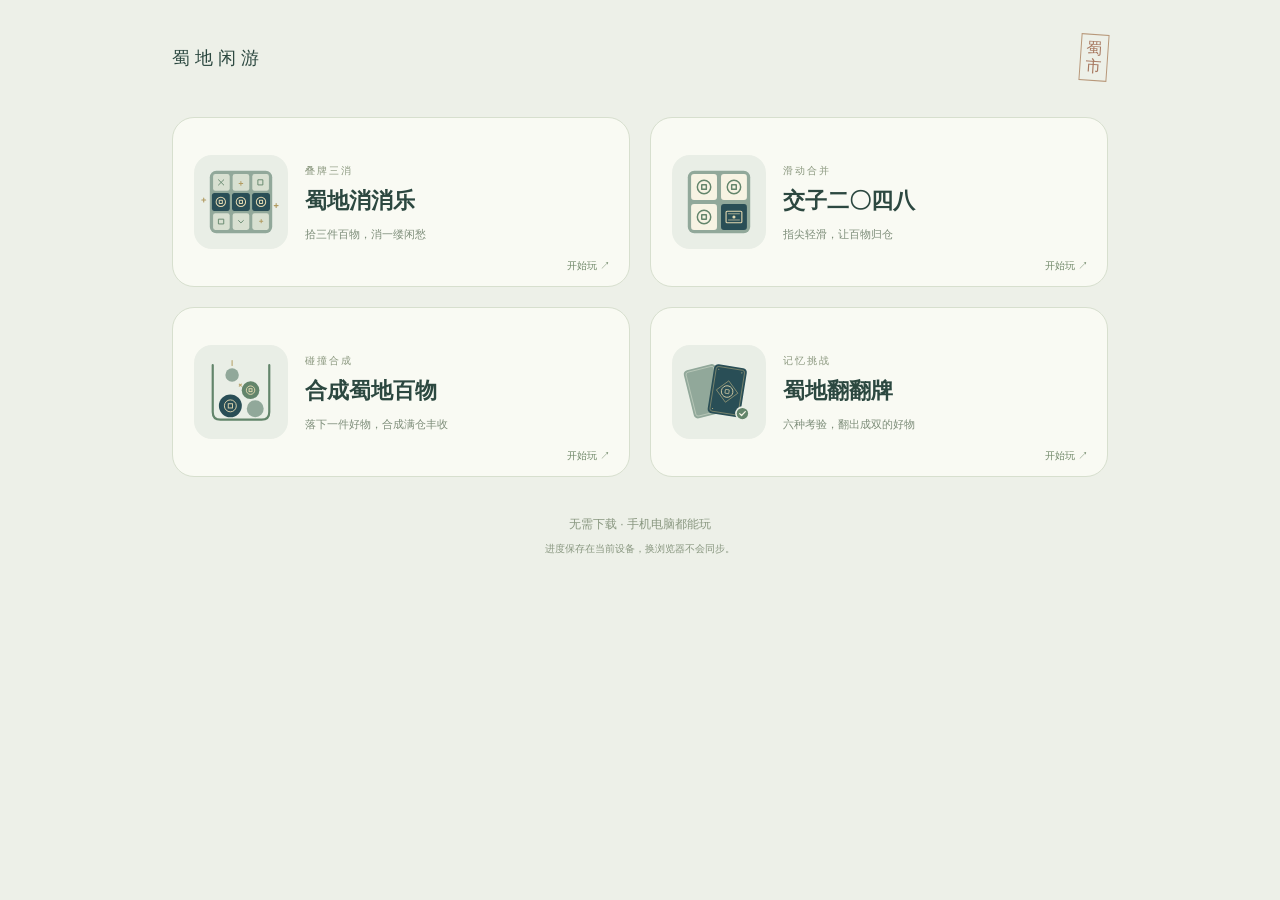
<file: index.html>
<!doctype html><html lang="zh-CN"><meta charset="utf-8"><meta name="viewport" content="width=device-width,initial-scale=1,viewport-fit=cover"><meta name="theme-color" content="#e9eee6"><meta name="description" content="蜀地闲游：四款古风小游戏，消消乐、2048、合成与翻牌，打开即玩。"><title>蜀地闲游 · 四时小趣</title><link rel="stylesheet" href="style.css"><body><main><header><span class="brand">蜀地闲游</span><span class="seal">蜀<br>市</span></header><section class="games" aria-label="选择游戏"><a class="game" href="games/match/index.html"><img src="icons/match.svg" alt=""><div><small>叠牌三消</small><h2>蜀地消消乐</h2><p>拾三件百物，消一缕闲愁</p></div><span class="play" aria-hidden="true">开始玩 ↗</span></a><a class="game" href="games/2048/index.html"><img src="icons/2048.svg" alt=""><div><small>滑动合并</small><h2>交子二〇四八</h2><p>指尖轻滑，让百物归仓</p></div><span class="play" aria-hidden="true">开始玩 ↗</span></a><a class="game" href="games/merge/index.html"><img src="icons/merge.svg" alt=""><div><small>碰撞合成</small><h2>合成蜀地百物</h2><p>落下一件好物，合成满仓丰收</p></div><span class="play" aria-hidden="true">开始玩 ↗</span></a><a class="game" href="games/memory/index.html"><img src="icons/memory.svg" alt=""><div><small>记忆挑战</small><h2>蜀地翻翻牌</h2><p>六种考验，翻出成双的好物</p></div><span class="play" aria-hidden="true">开始玩 ↗</span></a></section><footer>无需下载 · 手机电脑都能玩<br><small>进度保存在当前设备，换浏览器不会同步。</small></footer></main></body></html>
</file>
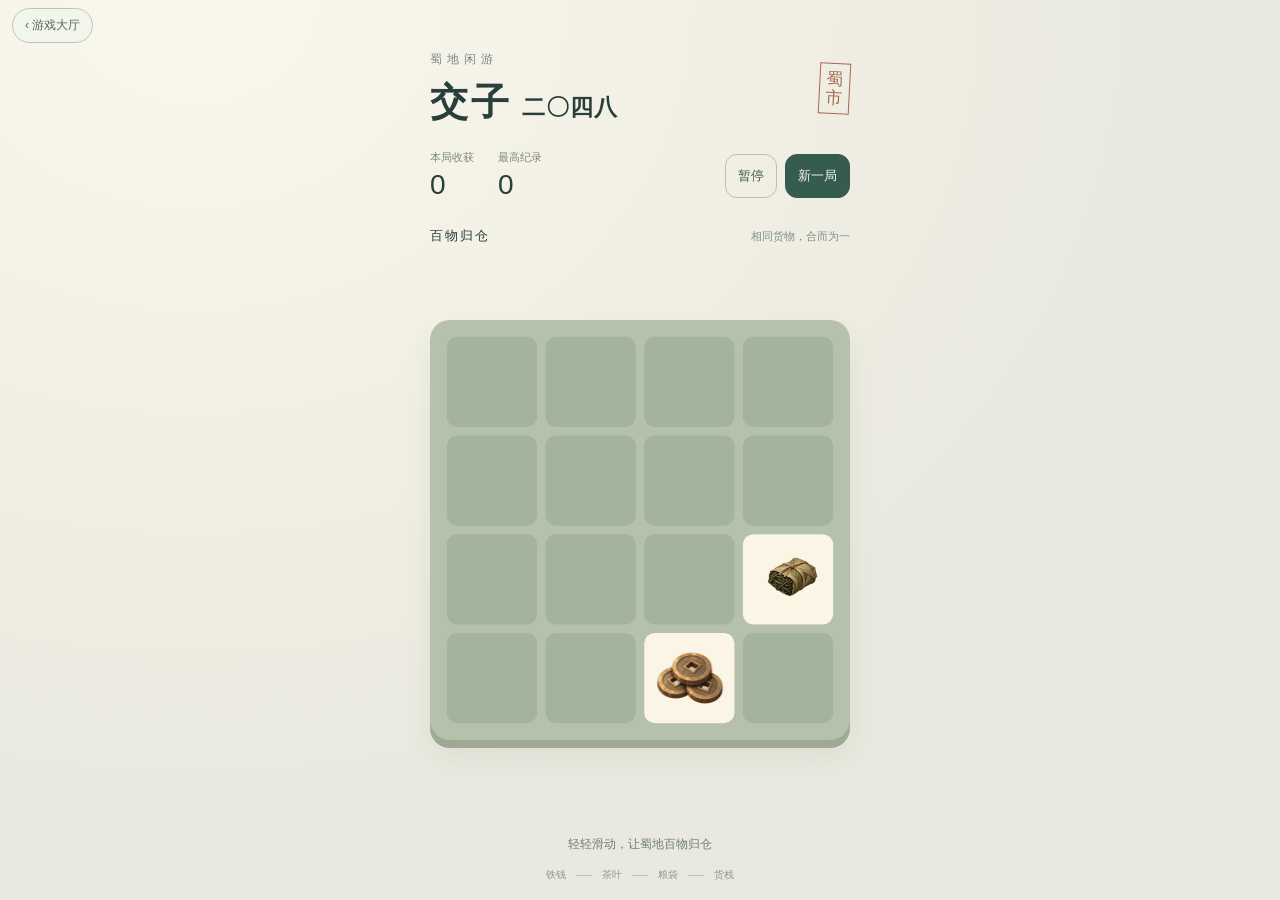
<file: games/2048/index.html>
<!doctype html><html lang="zh-CN"><meta charset="utf-8"><meta name="viewport" content="width=device-width,initial-scale=1,viewport-fit=cover"><title>交子二〇四八</title><link rel="stylesheet" href="style.css"><a class="arcade-back" href="../../index.html" aria-label="返回游戏大厅">‹ 游戏大厅</a><main><header><div><small>蜀地闲游</small><h1>交子<span>二〇四八</span></h1></div><div class="seal" aria-hidden="true">蜀<br>市</div></header><nav><div class="scores"><div><small>本局收获</small><strong id="current">0</strong></div><div><small>最高纪录</small><strong id="record">0</strong></div></div><div class="actions"><button id="pause">暂停</button><button id="restart">新一局</button></div></nav><div class="board-label"><span>百物归仓</span><small>相同货物，合而为一</small></div><section><canvas width="400" height="400" aria-label="滑动合并相同物件，也可使用方向键"></canvas></section><footer><p id="hint">轻轻滑动，让蜀地百物归仓</p><div class="progress"><span>铁钱</span><i></i><span>茶叶</span><i></i><span>粮袋</span><i></i><span>货栈</span></div></footer><span id="score" hidden></span></main><script src="boot.js?v=2"></script></html>
</file>
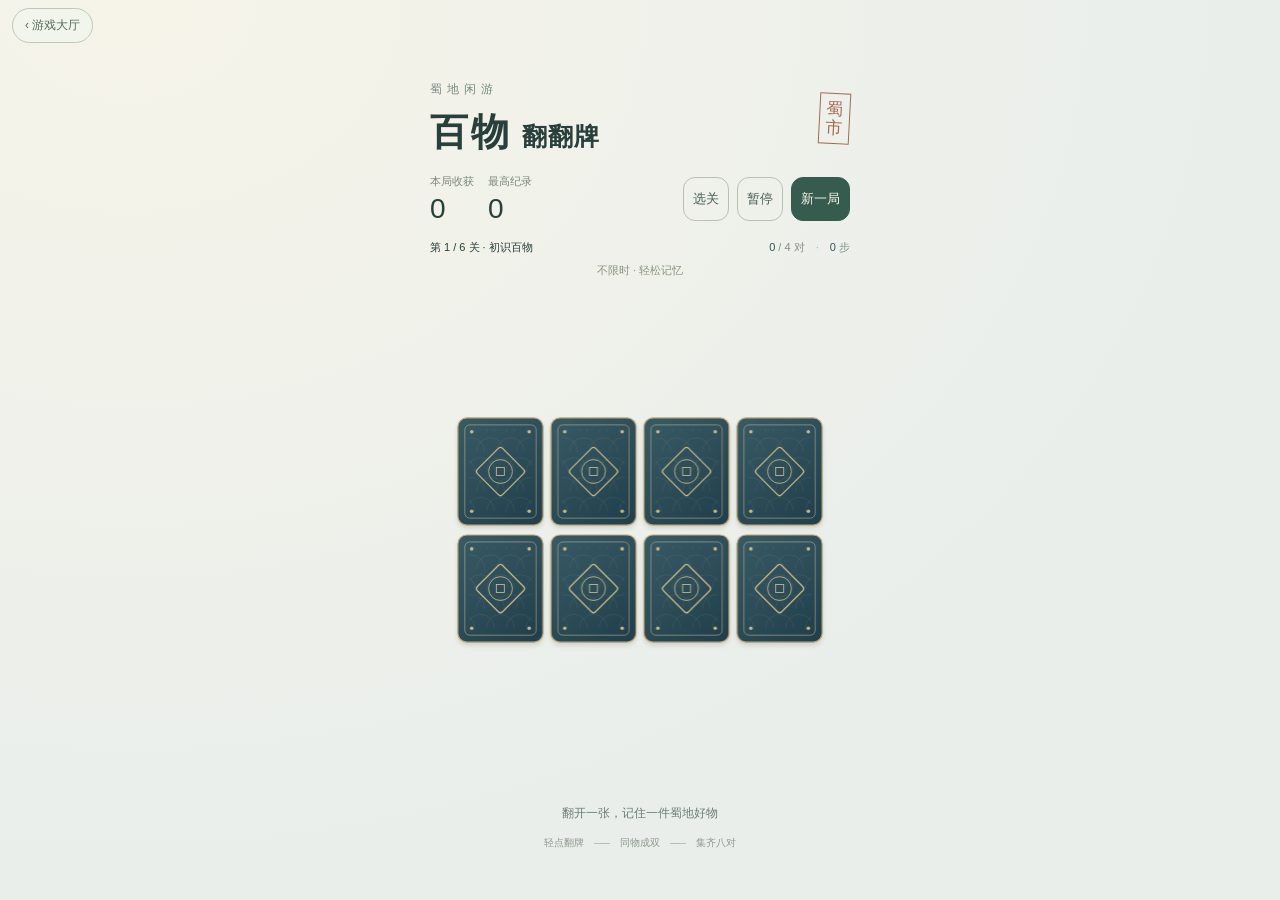
<file: games/memory/index.html>
<!doctype html><html lang="zh-CN"><meta charset="utf-8"><meta name="viewport" content="width=device-width,initial-scale=1,viewport-fit=cover"><title>蜀地翻翻牌</title><link rel="stylesheet" href="style.css"><a class="arcade-back" href="../../index.html" aria-label="返回游戏大厅">‹ 游戏大厅</a><main><header><div><small>蜀地闲游</small><h1>百物<span>翻翻牌</span></h1></div><div class="seal" aria-hidden="true">蜀<br>市</div></header><nav><div class="scores"><div><small>本局收获</small><strong id="current">0</strong></div><div><small>最高纪录</small><strong id="record">0</strong></div></div><div class="actions"><button id="choose">选关</button><button id="pause">暂停</button><button id="restart">新一局</button></div></nav><div class="board-label"><span id="level">第 1 / 5 关</span><small><b id="pairs">0</b> / <span id="total">4</span> 对 <em>·</em> <b id="steps">0</b> 步</small></div><div id="race">不限时 · 轻松记忆</div><section><canvas width="400" height="500" aria-label="蜀地翻翻牌，点击两张卡牌配对"></canvas><div id="result" hidden><h2 id="result-title"></h2><p id="result-detail"></p><button id="next-level">进入下一关</button></div></section><footer><p id="hint">翻开一张，记住一件蜀地好物</p><div class="progress"><span>轻点翻牌</span><i></i><span>同物成双</span><i></i><span>集齐八对</span></div></footer><div id="chooser" hidden><div class="chooser-panel"><h2>百物关卡</h2><p>通关解锁下一关 · 限时无尽独立开放</p><div id="level-grid"></div><button id="endless">限时无尽 · 90 秒不限配对数</button><button id="close-chooser">返回当前对局</button></div></div><span id="score" hidden></span></main><script src="boot.js?v=2"></script></html>
</file>
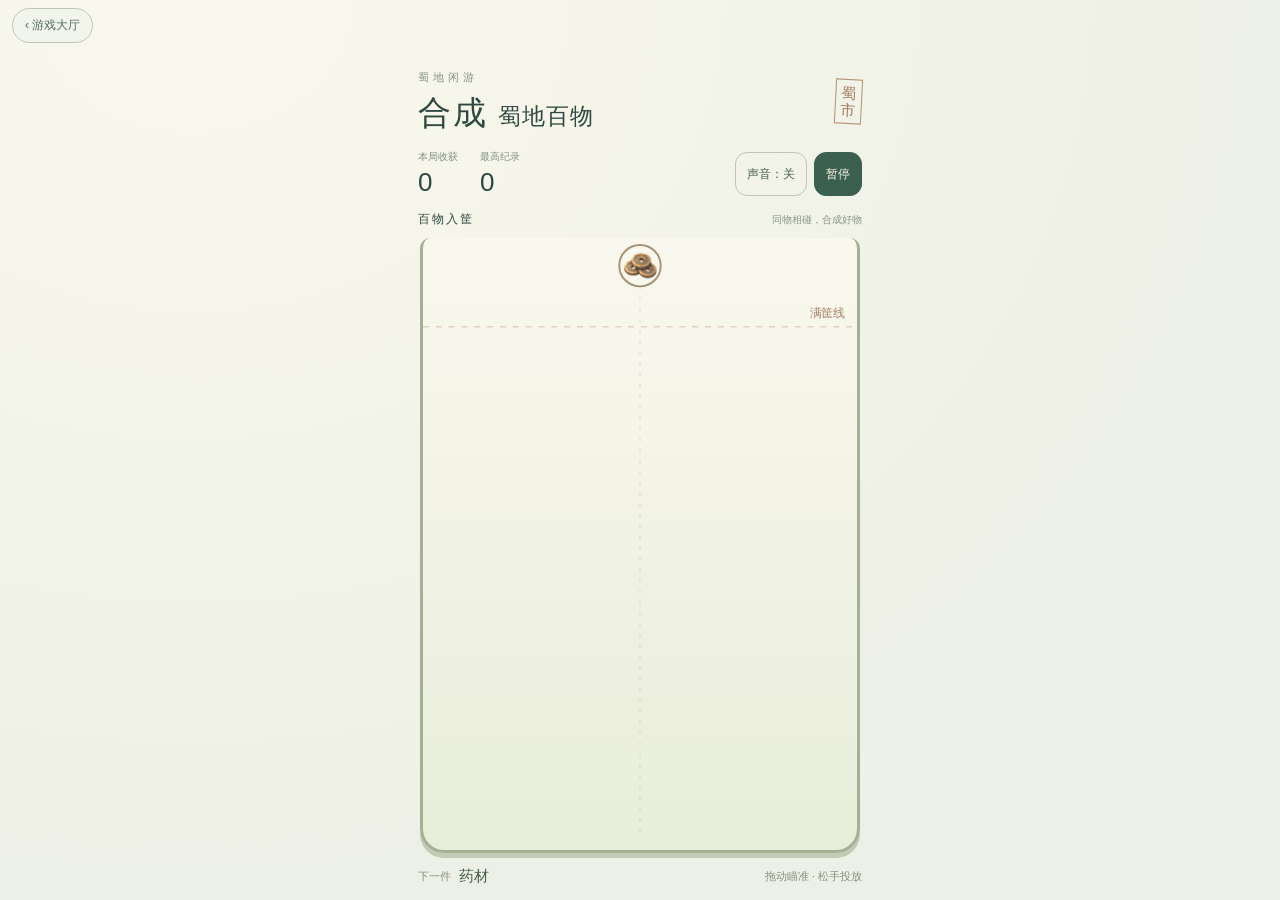
<file: games/merge/index.html>
<!doctype html><html lang="zh-CN"><meta charset="utf-8"><meta name="viewport" content="width=device-width,initial-scale=1,viewport-fit=cover"><title>合成蜀地百物</title><link rel="stylesheet" href="style.css"><a class="arcade-back" href="../../index.html" aria-label="返回游戏大厅">‹ 游戏大厅</a><main><header><div><small>蜀地闲游</small><h1>合成<span>蜀地百物</span></h1></div><div class="seal" aria-hidden="true">蜀<br>市</div></header><section class="stats"><div class="scores"><div><small>本局收获</small><strong id="score">0</strong></div><div><small>最高纪录</small><strong id="best">0</strong></div></div><div class="actions"><button id="sound" aria-label="切换声音">声音：关</button><button id="pause">暂停</button></div></section><div class="board-label"><span>百物入筐</span><small>同物相碰，合成好物</small></div><div class="board"><canvas width="440" height="620" tabindex="0" aria-label="物件容器，手指拖动瞄准，松手投放"></canvas><div id="overlay" hidden><h2 id="message">歇一歇</h2><p id="detail">好瓜不怕晚。</p><button id="resume">继续游戏</button><button id="restart">重新开局</button></div></div><footer><p>下一件 <span id="next"></span><span class="gesture">拖动瞄准 · 松手投放</span></p><p>← → 移动　空格投放　P 暂停</p><div id="chain"></div><small>相同物件相碰升级 · 堆过红线持续 2 秒即结束</small></footer></main><script src="boot.js?v=2"></script></html>
</file>
<file: style.css>
*{box-sizing:border-box}body{margin:0;background:#edf0e8;color:#2c4840;font-family:"Microsoft YaHei",sans-serif}main{max-width:1000px;margin:auto;padding:34px 32px}header{display:flex;justify-content:space-between;align-items:center}.brand{font-size:18px;letter-spacing:5px}.seal{color:#a77860;border:1px solid #b8987a;padding:5px;font-family:serif;line-height:1.1;transform:rotate(4deg)}.intro{padding:45px 0 35px}.intro small{font-size:13px;color:#899580;letter-spacing:2px}h1{font-family:SimSun,"Songti SC",serif;font-size:49px;line-height:1.4;font-weight:500;letter-spacing:4px;margin:16px 0}p{font-size:13px;line-height:1.9;color:#7d8d79}.games{display:grid;grid-template-columns:1fr 1fr;gap:20px}.game{text-decoration:none;color:inherit;display:flex;align-items:center;position:relative;background:#f9faf3;border:1px solid #d7dfce;border-radius:22px;padding:21px;min-height:170px;transition:transform .18s,box-shadow .18s}.game:hover{transform:translateY(-3px);box-shadow:0 12px 28px #35563812}.game:focus-visible{outline:3px solid #75976e;outline-offset:4px}.game img{width:94px;height:94px;border-radius:18px;margin-right:17px}.game small{font-size:10px;letter-spacing:2px;color:#8b987f}.game h2{font-family:SimSun,serif;font-size:22px;font-weight:600;margin:8px 0}.game p{font-size:11px;margin:0}.play{position:absolute;bottom:13px;right:19px;font-size:10px;color:#708869}footer{text-align:center;color:#899780;font-size:12px;line-height:2;margin-top:35px}footer small{font-size:10px}@media(max-width:650px){main{padding:24px 18px}.intro{padding:30px 4px 23px}h1{font-size:36px}.games{grid-template-columns:1fr;gap:12px}.game{min-height:125px;padding:15px}.game img{width:82px;height:82px}.game h2{font-size:22px}.intro p{font-size:12px}footer{margin:23px 0 10px}}@media(prefers-reduced-motion:reduce){.game{transition:none}}
.games{margin-top:36px}
</file>
<file: games/2048/style.css>
*{box-sizing:border-box}html,body{margin:0;height:100%;overflow:hidden}body{background:#eae9df;color:#283f3c;font-family:"Microsoft YaHei",sans-serif;background-image:radial-gradient(ellipse at 15% 0%,#faf7eb,transparent 65%)}main{width:100%;max-width:460px;height:100%;margin:auto;padding:24px 20px 18px;padding-top:calc(24px + env(safe-area-inset-top,0px));padding-bottom:calc(18px + env(safe-area-inset-bottom,0px));display:flex;flex-direction:column;justify-content:center}header{display:flex;align-items:center;justify-content:space-between;margin-bottom:22px}header small{font-size:12px;letter-spacing:5px;color:#788780}h1{font-family:SimSun,"Songti SC",serif;font-size:38px;font-weight:600;letter-spacing:3px;margin:9px 0 0}h1 span{font-size:23px;letter-spacing:1px;margin-left:10px}.seal{font-family:serif;font-size:17px;line-height:1.1;border:1px solid #a36a51;padding:6px;color:#a36a51;transform:rotate(3deg)}nav{display:flex;align-items:center;justify-content:space-between;margin-bottom:26px}.scores{display:flex;gap:24px}.scores small{display:block;font-size:11px;color:#7c8880;margin-bottom:4px}.scores strong{font-size:28px;font-weight:500;font-variant-numeric:tabular-nums}.actions{display:flex;gap:8px}button{min-height:44px;padding:10px 12px;border:1px solid #b8c1b4;border-radius:12px;background:transparent;color:#435c52;font:inherit;font-size:13px;cursor:pointer}#restart{background:#365b4f;color:#faf7e9;border-color:#365b4f}button:active{transform:scale(.96)}button:focus-visible{outline:3px solid #ad955e;outline-offset:3px}.board-label{display:flex;align-items:center;justify-content:space-between;margin-bottom:10px;font-size:13px;letter-spacing:2px}.board-label small{font-size:11px;color:#819087;letter-spacing:0}section{min-height:0;flex:0 1 auto;display:flex;justify-content:center;align-items:center}canvas{display:block;touch-action:none;border-radius:20px;background:#b6c1ac;box-shadow:0 8px 0 #9da992,0 16px 30px rgba(49,77,56,0.078);max-width:100%;max-height:100%}footer{margin-top:23px;text-align:center}p{font-size:12px;line-height:1.8;color:#6e7e72;margin:6px 0 12px}.progress{display:flex;align-items:center;justify-content:center;gap:10px;font-size:10px;color:#8e9a8c}.progress i{width:16px;height:1px;background:#b6c1ae}@media(max-height:700px){main{padding-top:14px;padding-bottom:10px}header{margin-bottom:12px}nav{margin-bottom:14px}h1{font-size:30px}footer{margin-top:15px}}
.scores,.actions,.progress{gap:0}.scores>*+*{margin-left:24px}.actions>*+*{margin-left:8px}.progress>*+*{margin-left:10px}
button:focus{outline:2px solid #ad955e;outline-offset:3px}
main{padding-top:24px;padding-bottom:18px;padding-top:calc(24px + var(--shell-top,var(--safe-area-inset-top,0px)));padding-bottom:calc(18px + var(--safe-area-inset-bottom,0px))}
@supports(padding-top:env(safe-area-inset-top)){main{padding-top:calc(24px + var(--shell-top,var(--safe-area-inset-top,env(safe-area-inset-top,0px))));padding-bottom:calc(18px + var(--safe-area-inset-bottom,env(safe-area-inset-bottom,0px)))}}
section{flex:1;min-height:0}header,nav,.board-label,footer{flex-shrink:0}body{-webkit-touch-callout:none}
@media(max-height:550px){header{margin-bottom:6px}header small,.progress{display:none}h1{font-size:24px}h1 span{font-size:18px}nav{margin-bottom:8px}.scores strong{font-size:20px}footer{margin-top:10px}p{margin:0}.board-label{margin-bottom:6px}}

.arcade-back{position:fixed;top:8px;left:12px;z-index:30;text-decoration:none;color:#536b5c;background:rgba(242,245,235,.94);padding:8px 12px;border:1px solid #bdc7b6;border-radius:20px;font:12px sans-serif}header{margin-top:25px}
</file>
<file: games/memory/style.css>
*{box-sizing:border-box}html,body{margin:0;height:100%;overflow:hidden}body{background:#eae9df;color:#283f3c;font-family:"Microsoft YaHei",sans-serif;background-image:radial-gradient(ellipse at 15% 0%,#faf7eb,transparent 65%)}main{width:100%;max-width:460px;height:100%;margin:auto;padding:24px 20px 18px;padding-top:calc(24px + env(safe-area-inset-top,0px));padding-bottom:calc(18px + env(safe-area-inset-bottom,0px));display:flex;flex-direction:column;justify-content:center}header{display:flex;align-items:center;justify-content:space-between;margin-bottom:22px}header small{font-size:12px;letter-spacing:5px;color:#788780}h1{font-family:SimSun,"Songti SC",serif;font-size:38px;font-weight:600;letter-spacing:3px;margin:9px 0 0}h1 span{font-size:23px;letter-spacing:1px;margin-left:10px}.seal{font-family:serif;font-size:17px;line-height:1.1;border:1px solid #a36a51;padding:6px;color:#a36a51;transform:rotate(3deg)}nav{display:flex;align-items:center;justify-content:space-between;margin-bottom:26px}.scores{display:flex;gap:24px}.scores small{display:block;font-size:11px;color:#7c8880;margin-bottom:4px}.scores strong{font-size:28px;font-weight:500;font-variant-numeric:tabular-nums}.actions{display:flex;gap:8px}button{min-height:44px;padding:10px 12px;border:1px solid #b8c1b4;border-radius:12px;background:transparent;color:#435c52;font:inherit;font-size:13px;cursor:pointer}#restart{background:#365b4f;color:#faf7e9;border-color:#365b4f}button:active{transform:scale(.96)}button:focus-visible{outline:3px solid #ad955e;outline-offset:3px}.board-label{display:flex;align-items:center;justify-content:space-between;margin-bottom:10px;font-size:13px;letter-spacing:2px}.board-label small{font-size:11px;color:#819087;letter-spacing:0}section{min-height:0;flex:0 1 auto;display:flex;justify-content:center;align-items:center}canvas{display:block;touch-action:none;border-radius:20px;background:#b6c1ac;box-shadow:0 8px 0 #9da992,0 16px 30px rgba(49,77,56,0.078);max-width:100%;max-height:100%}footer{margin-top:23px;text-align:center}p{font-size:12px;line-height:1.8;color:#6e7e72;margin:6px 0 12px}.progress{display:flex;align-items:center;justify-content:center;gap:10px;font-size:10px;color:#8e9a8c}.progress i{width:16px;height:1px;background:#b6c1ae}@media(max-height:700px){main{padding-top:14px;padding-bottom:10px}header{margin-bottom:12px}nav{margin-bottom:14px}h1{font-size:30px}footer{margin-top:15px}}
.scores,.actions,.progress{gap:0}.scores>*+*{margin-left:24px}.actions>*+*{margin-left:8px}.progress>*+*{margin-left:10px}
button:focus{outline:2px solid #ad955e;outline-offset:3px}
main{padding-top:24px;padding-bottom:18px;padding-top:calc(24px + var(--shell-top,var(--safe-area-inset-top,0px)));padding-bottom:calc(18px + var(--safe-area-inset-bottom,0px))}
@supports(padding-top:env(safe-area-inset-top)){main{padding-top:calc(24px + var(--shell-top,var(--safe-area-inset-top,env(safe-area-inset-top,0px))));padding-bottom:calc(18px + var(--safe-area-inset-bottom,env(safe-area-inset-bottom,0px)))}}
section{flex:1;min-height:0}header,nav,.board-label,footer{flex-shrink:0}body{-webkit-touch-callout:none}
@media(max-height:550px){header{margin-bottom:6px}header small,.progress{display:none}h1{font-size:24px}h1 span{font-size:18px}nav{margin-bottom:8px}.scores strong{font-size:20px}footer{margin-top:10px}p{margin:0}.board-label{margin-bottom:6px}}

body{background:#e9eeeb;background-image:radial-gradient(ellipse at 10% 0%,#f6f4e9,transparent 70%)}h1 span{font-size:25px}canvas{background:transparent;border-radius:0;box-shadow:none}.board-label{margin-bottom:8px}.board-label b{font-weight:500;color:#375a59;font-variant-numeric:tabular-nums}.board-label em{font-style:normal;margin:0 8px;color:#a4ada2}footer{margin-top:12px}nav{margin-bottom:15px}header{margin-bottom:16px}main{padding-top:calc(16px + var(--safe-area-inset-top,env(safe-area-inset-top,0px)));padding-bottom:calc(12px + var(--safe-area-inset-bottom,env(safe-area-inset-bottom,0px)))}@media(max-height:700px){header{margin-bottom:7px}nav{margin-bottom:8px}header small{display:none}h1{margin:0;font-size:28px}h1 span{font-size:22px}.scores strong{font-size:23px}footer .progress{display:none}footer{margin-top:6px}footer p{margin:0}}
section{flex:0 1 auto;height:calc(100% - 270px);max-height:500px}main{justify-content:center}footer{flex-shrink:0}@media(max-height:700px){section{height:calc(100% - 210px)}}

#race{text-align:center;font-size:11px;color:#8a947f;margin:0 0 7px;flex-shrink:0}#race.urgent{color:#ad6147}section{position:relative}#result{position:absolute;top:15%;right:3%;bottom:15%;left:3%;background:rgba(245,247,237,.97);border:1px solid #bac5ae;border-radius:20px;display:flex;align-items:center;justify-content:center;flex-direction:column;padding:18px;text-align:center;box-shadow:0 10px 35px rgba(49,72,48,0.133)}#result[hidden]{display:none}#result h2{font-family:SimSun,serif;font-weight:500;font-size:28px}#result p{font-size:12px}#next-level{background:#365b4f;color:#fff9ed;min-width:150px;margin-top:16px}.board-label{letter-spacing:0;font-size:11px}

#chooser{position:fixed;top:0;right:0;bottom:0;left:0;background:rgba(37,60,51,.35);z-index:10;display:flex;align-items:center;justify-content:center;padding:20px}#chooser[hidden]{display:none}.chooser-panel{width:100%;max-width:420px;max-height:90vh;overflow:auto;background:#f4f5ea;border-radius:22px;padding:22px;text-align:center}.chooser-panel h2{font-family:SimSun,serif;font-weight:500}.chooser-panel p{font-size:11px}#level-grid{display:grid;grid-template-columns:repeat(5,1fr);grid-gap:8px;margin:18px 0}#level-grid .selected{background:#365b4f;color:#fff}#endless{display:block;width:100%;background:#365b4f;color:#fff;margin-bottom:10px}#close-chooser{width:100%}.actions>button{padding:8px 9px}.scores>div+div{margin-left:14px}@media(max-width:370px){.scores>div+div{margin-left:8px}.actions>*+*{margin-left:4px}.actions>button{padding:8px}.scores strong{font-size:22px}}

#level-grid{grid-template-columns:repeat(2,1fr)}#level-grid button{text-align:left;padding:12px;min-height:76px}#level-grid small{display:block;font-size:10px;line-height:1.6;opacity:.75;margin-top:5px}

#level-grid button.locked{opacity:.48;background:#e1e5dc;border-color:#cbd1c4;color:#7e897b;cursor:not-allowed}#level-grid button.locked:active{transform:none}

main{padding-top:16px;padding-top:calc(16px + var(--shell-top,var(--safe-area-inset-top,0px)));padding-bottom:12px;padding-bottom:calc(12px + var(--safe-area-inset-bottom,0px))}@supports(padding-top:env(safe-area-inset-top)){main{padding-top:calc(16px + var(--shell-top,var(--safe-area-inset-top,env(safe-area-inset-top,0px))))}}

.arcade-back{position:fixed;top:8px;left:12px;z-index:30;text-decoration:none;color:#536b5c;background:rgba(242,245,235,.94);padding:8px 12px;border:1px solid #bdc7b6;border-radius:20px;font:12px sans-serif}header{margin-top:25px}
</file>
<file: games/merge/style.css>
*{box-sizing:border-box}html,body{margin:0;height:100%;overflow:hidden}body{color:#2f4840;background:#edf0e6;font-family:"Microsoft YaHei",sans-serif;background-image:radial-gradient(ellipse at 15% 0%,#faf8ec,transparent 70%)}main{width:100%;max-width:480px;height:100vh;height:var(--app-height,100vh);margin:auto;padding:14px 18px;display:flex;flex-direction:column;padding-top:calc(14px + var(--safe-area-inset-top,0px));padding-bottom:calc(14px + var(--safe-area-inset-bottom,0px))}header{display:flex;justify-content:space-between;align-items:center;margin-bottom:14px;padding-top:28px}header small{font-size:11px;color:#829082;letter-spacing:4px}h1{font-family:SimSun,"Songti SC",serif;font-size:33px;font-weight:500;letter-spacing:2px;margin:6px 0 0}h1 span{font-size:23px;margin-left:10px;letter-spacing:1px}.seal{font-family:serif;color:#a5785c;border:1px solid #b39271;padding:5px;font-size:15px;line-height:1.1;transform:rotate(3deg)}.stats{display:flex;align-items:center;justify-content:space-between;flex:none;margin-bottom:13px}.scores,.actions{display:flex;align-items:center}.scores>div+div{margin-left:22px}.scores small{display:block;font-size:10px;color:#829082;margin-bottom:3px}strong{font-size:26px;font-weight:500;font-variant-numeric:tabular-nums}.actions>button+button{margin-left:7px}button{min-height:44px;padding:8px 11px;background:transparent;border:1px solid #bdc6b5;border-radius:12px;color:#47604e;font:inherit;font-size:12px;cursor:pointer}#pause,#resume{background:#3b6050;color:#fff9e9;border-color:#3b6050}button:focus{outline:2px solid #a48b57;outline-offset:2px}button:active{transform:scale(.97)}.board-label{display:flex;justify-content:space-between;align-items:center;font-size:12px;letter-spacing:2px;margin-bottom:8px}.board-label small{font-size:10px;letter-spacing:0;color:#8a9787}.board{position:relative;flex:1;min-height:0;display:flex;align-items:center;justify-content:center}canvas{display:block;touch-action:none;box-sizing:content-box;border:3px solid #a3b093;border-top:0;border-radius:10px 10px 24px 24px;background:linear-gradient(#faf8ee,#e8edda);box-shadow:0 5px 0 #c1cbb5}canvas:focus,canvas:focus-visible{outline:none}footer{flex:none;font-size:11px;color:#87917d;padding-top:13px}footer p{margin:0;display:flex;align-items:center}#next{font-size:15px;margin-left:8px;color:#455e46}.gesture{margin-left:auto;font-size:11px}footer p:nth-child(2),#chain,footer>small{display:none}#overlay{position:absolute;top:0;right:0;bottom:0;left:0;background:rgba(245,247,236,.96);border-radius:20px;display:flex;align-items:center;justify-content:center;flex-direction:column;padding:20px;text-align:center;z-index:2}#overlay[hidden]{display:none}#overlay p{font-size:13px;color:#7a8773;line-height:1.8}#overlay button{min-width:150px;margin-top:12px}#overlay h2{font-family:SimSun,serif;font-size:29px;font-weight:500}@supports(padding-top:env(safe-area-inset-top)){main{padding-top:calc(14px + var(--safe-area-inset-top,env(safe-area-inset-top,0px)));padding-bottom:calc(14px + var(--safe-area-inset-bottom,env(safe-area-inset-bottom,0px)))}}@media(max-height:700px){header{padding-top:10px;margin-bottom:8px}header small{display:none}h1{font-size:27px}h1 span{font-size:21px}.scores strong{font-size:22px}.stats{margin-bottom:8px}footer{padding-top:9px}}
.arcade-back{position:fixed;top:8px;left:12px;z-index:30;text-decoration:none;color:#536b5c;background:rgba(242,245,235,.94);padding:8px 12px;border:1px solid #bdc7b6;border-radius:20px;font:12px sans-serif}header{margin-top:25px}
</file>
